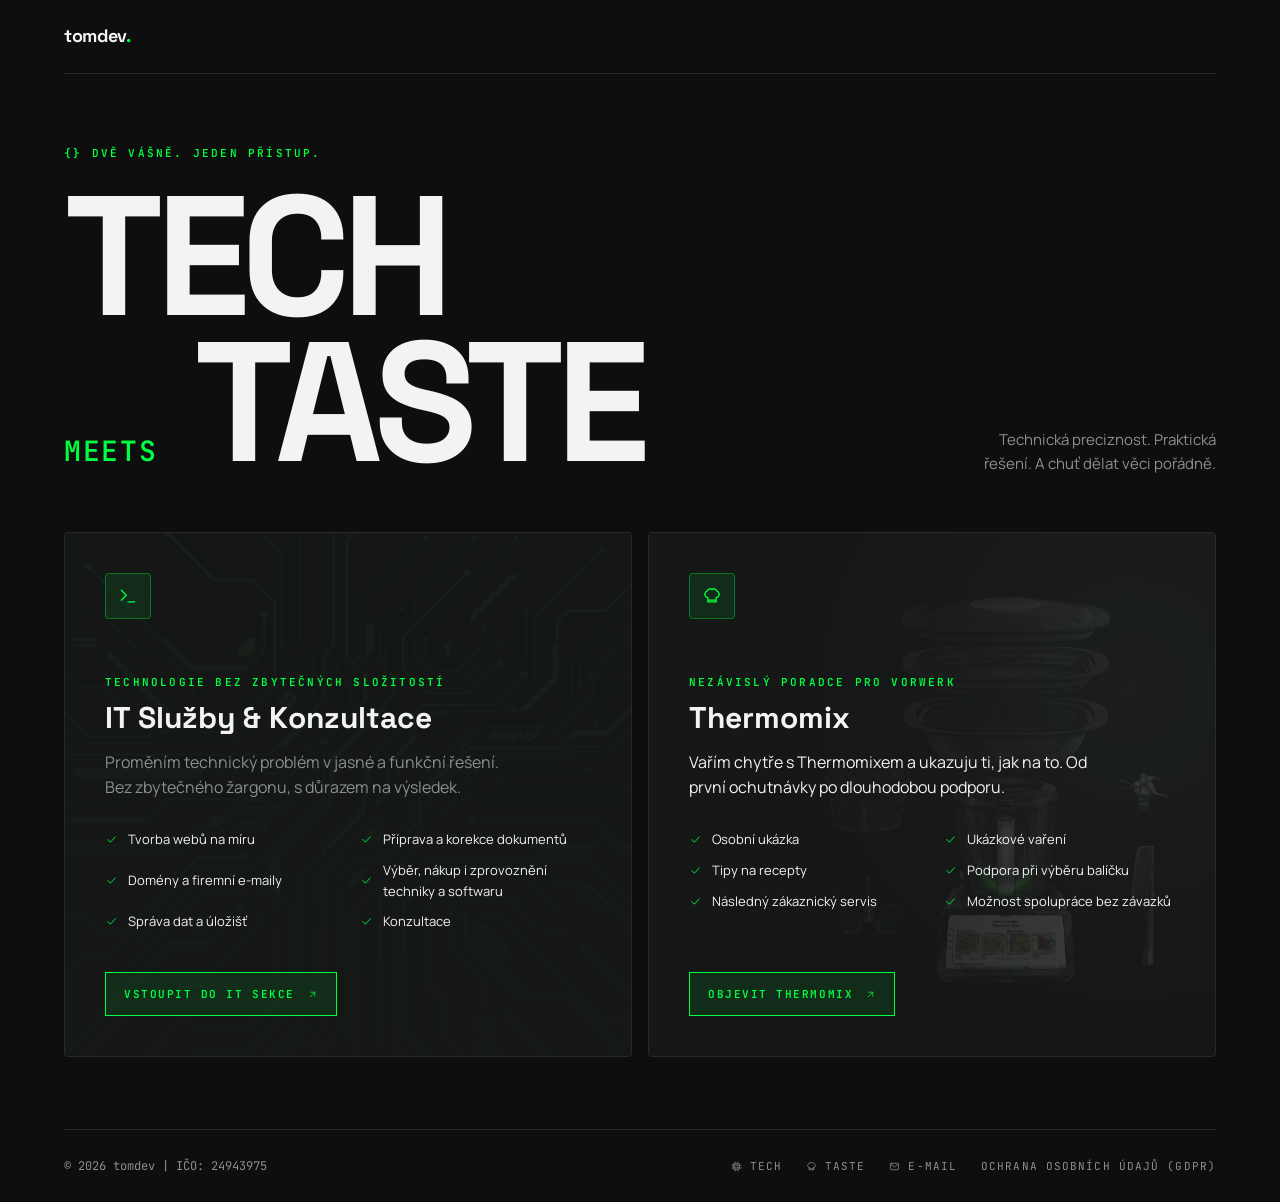
<file: index.html>
<!DOCTYPE html>
<html lang="cs">
<head>
<meta charset="utf-8">
<meta name="viewport" content="width=device-width,initial-scale=1">
<title>tomdev – Tech meets Taste</title>
<meta name="description" content="IT služby a konzultace a nezávislý poradce pro Thermomix TM7.">
<link rel="preconnect" href="https://fonts.googleapis.com">
<link rel="preconnect" href="https://fonts.gstatic.com" crossorigin>
<link href="https://fonts.googleapis.com/css2?family=JetBrains+Mono:wght@400;600&family=Manrope:wght@400;500&family=Space+Grotesk:wght@500;700&display=swap" rel="stylesheet">
<link rel="stylesheet" href="/style.css">
<link rel="icon" type="image/png" sizes="192x192" href="/img/favicon-192.png">
<link rel="apple-touch-icon" href="/img/apple-touch-icon.png">
</head>
<body>
<svg width="0" height="0" style="position:absolute" aria-hidden="true">
<symbol id="arr" viewBox="0 0 24 24"><path d="M7 17 17 7M8 7h9v9"/></symbol>
<symbol id="chk" viewBox="0 0 24 24"><path d="m5 12 5 5 9-10"/></symbol>
<symbol id="term" viewBox="0 0 24 24"><path d="m4 17 6-6-6-6M12 19h8"/></symbol>
<symbol id="chef" viewBox="0 0 24 24"><path d="M7 14v5h10v-5M7 14a4 4 0 0 1-1-7.7A4 4 0 0 1 12 4a4 4 0 0 1 6 2.3A4 4 0 0 1 17 14M7 17h10"/></symbol>
<symbol id="cpu" viewBox="0 0 24 24"><rect x="6" y="6" width="12" height="12"/><rect x="9" y="9" width="6" height="6"/><path d="M9 2v4M15 2v4M9 18v4M15 18v4M2 9h4M2 15h4M18 9h4M18 15h4"/></symbol>
<symbol id="mail" viewBox="0 0 24 24"><rect x="3" y="5" width="18" height="14" rx="2"/><path d="m3 7 9 6 9-6"/></symbol>
</svg>
<div class="wrap">
  <header class="top">
    <div><a class="logo" href="/">tomdev<b>.</b></a></div>
  </header>

  <section class="big">
    <div>
      <div class="eye">{} Dvě vášně. Jeden přístup.</div>
      <h1>
        <div>TECH</div>
        <div><i>MEETS</i><span style="margin-left:.1em">TASTE</span></div>
      </h1>
    </div>
    <p>Technická preciznost. Praktická řešení. A chuť dělat věci pořádně.</p>
  </section>

  <main class="grid g2">
    <article class="card path tech">
      <div class="row"><span class="ico"><svg class="i"><use href="#term"/></svg></span></div>
      <div class="eye">Technologie bez zbytečných složitostí</div>
      <h2>IT Služby &amp; Konzultace</h2>
      <p>Proměním technický problém v jasné a funkční řešení. Bez zbytečného žargonu, s důrazem na výsledek.</p>
      <ul>
        <li><svg class="i"><use href="#chk"/></svg>Tvorba webů na míru</li>
        <li><svg class="i"><use href="#chk"/></svg>Příprava a korekce dokumentů</li>
        <li><svg class="i"><use href="#chk"/></svg>Domény a firemní e-maily</li>
        <li><svg class="i"><use href="#chk"/></svg>Výběr, nákup i zprovoznění techniky a softwaru</li>
        <li><svg class="i"><use href="#chk"/></svg>Správa dat a úložišť</li>
        <li><svg class="i"><use href="#chk"/></svg>Konzultace</li>
      </ul>
      <a class="btn pri" href="/it/">Vstoupit do IT sekce <svg class="i"><use href="#arr"/></svg></a>
    </article>

    <article class="card path taste">
      <div class="row"><span class="ico"><svg class="i"><use href="#chef"/></svg></span></div>
      <div class="eye">Nezávislý poradce pro Vorwerk</div>
      <h2>Thermomix</h2>
      <p>Vařím chytře s Thermomixem a ukazuju ti, jak na to. Od první ochutnávky po dlouhodobou podporu.</p>
      <ul>
        <li><svg class="i"><use href="#chk"/></svg>Osobní ukázka</li>
        <li><svg class="i"><use href="#chk"/></svg>Ukázkové vaření</li>
        <li><svg class="i"><use href="#chk"/></svg>Tipy na recepty</li>
        <li><svg class="i"><use href="#chk"/></svg>Podpora při výběru balíčku</li>
        <li><svg class="i"><use href="#chk"/></svg>Následný zákaznický servis</li>
        <li><svg class="i"><use href="#chk"/></svg>Možnost spolupráce bez závazků</li>
      </ul>
      <a class="btn pri" href="/thermomix/">Objevit Thermomix <svg class="i"><use href="#arr"/></svg></a>
    </article>
  </main>

  <!--
  <footer class="foot" id="kontakt">
    <span>© 2026 tomdev</span>
    <nav>
      <a href="/it/"><svg class="i"><use href="#cpu"/></svg>Tech</a>
      <a href="/thermomix/"><svg class="i"><use href="#chef"/></svg>Taste</a>
      <a href="mailto:info@tomdev.cz"><svg class="i"><use href="#mail"/></svg>E-mail</a>
      <a href="/ochrana-osobnich-udaju/">Ochrana osobních údajů (GDPR)</a>
    </nav>
</footer> !-->

  <footer class="foot" id="kontakt">
    <span>© 2026 tomdev | IČO: 24943975</span>
    <nav>
      <a href="/it/"><svg class="i"><use href="#cpu"/></svg>Tech</a>
      <a href="/thermomix/"><svg class="i"><use href="#chef"/></svg>Taste</a>
      <a href="mailto:info@tomdev.cz"><svg class="i"><use href="#mail"/></svg>E-mail</a>
      <a href="/ochrana-osobnich-udaju/">Ochrana osobních údajů (GDPR)</a>
    </nav>
</footer>
  
</div>
</body>
</html>
</file>
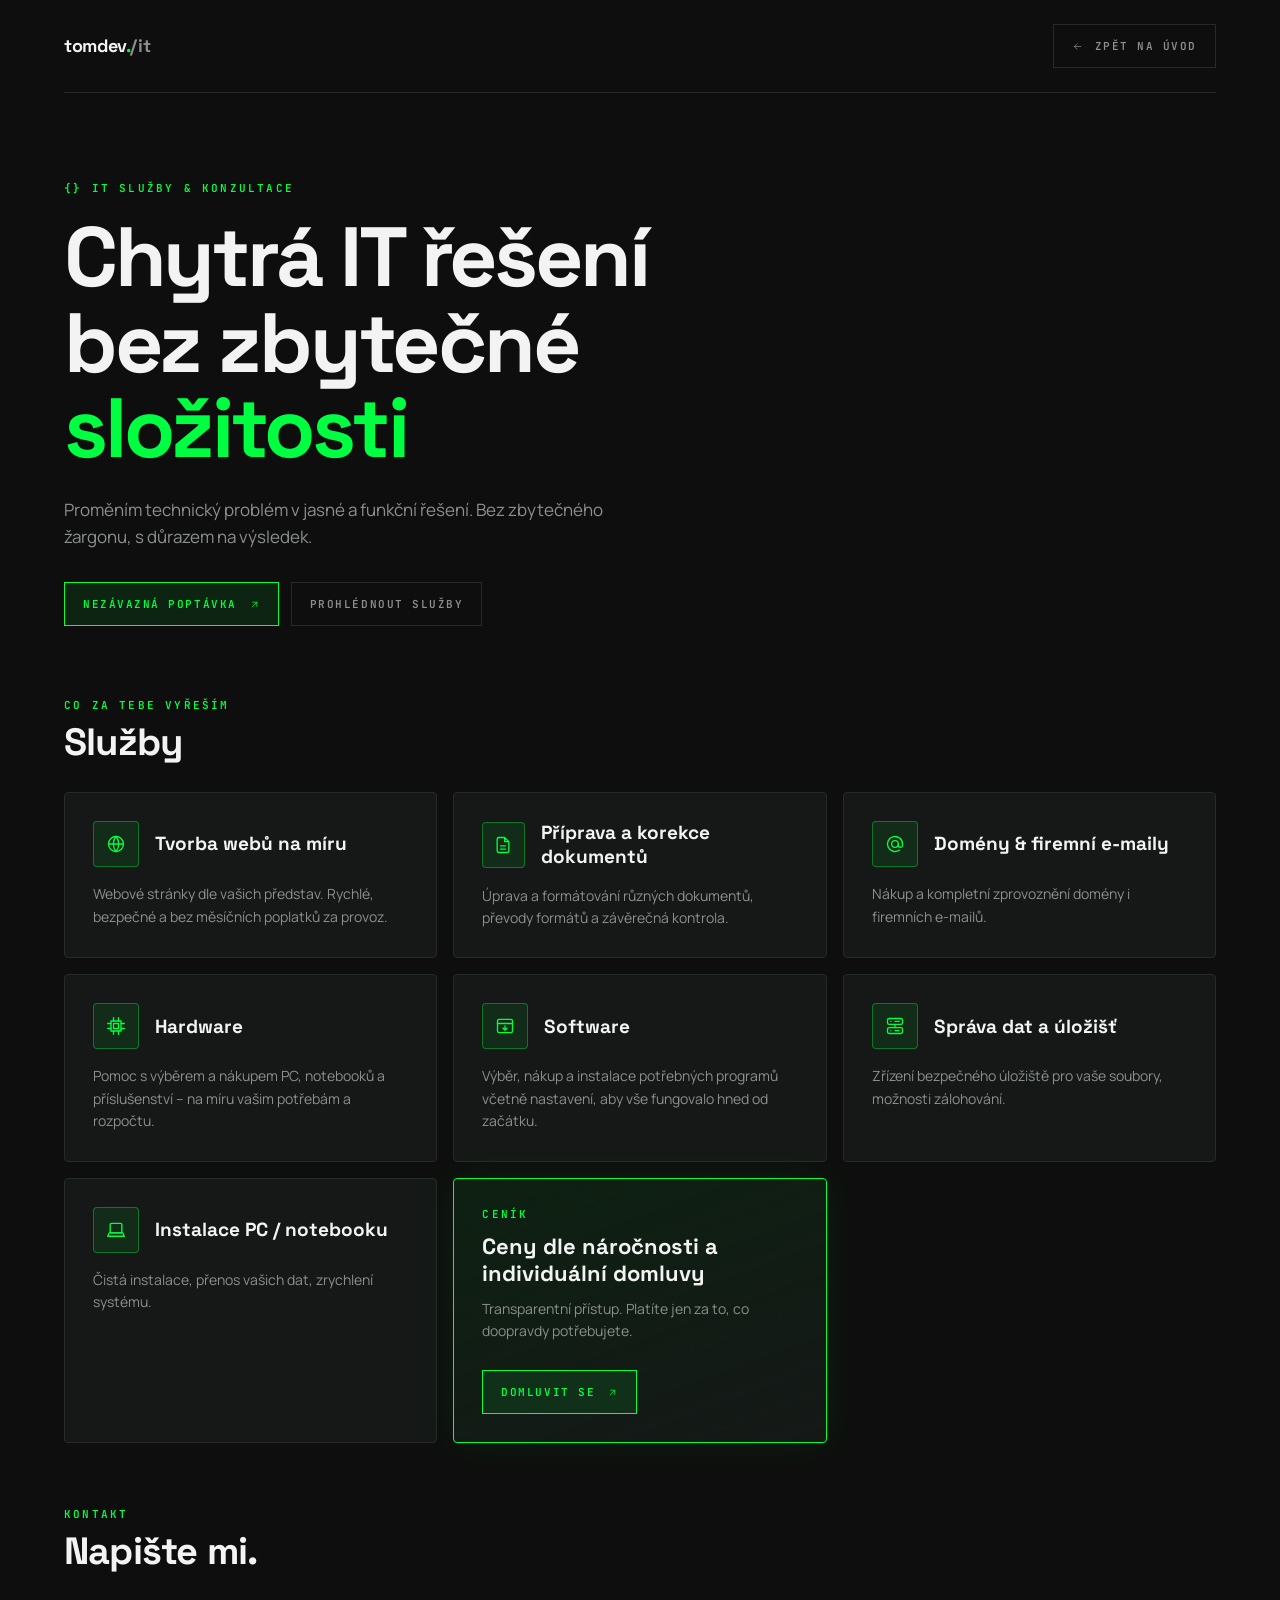
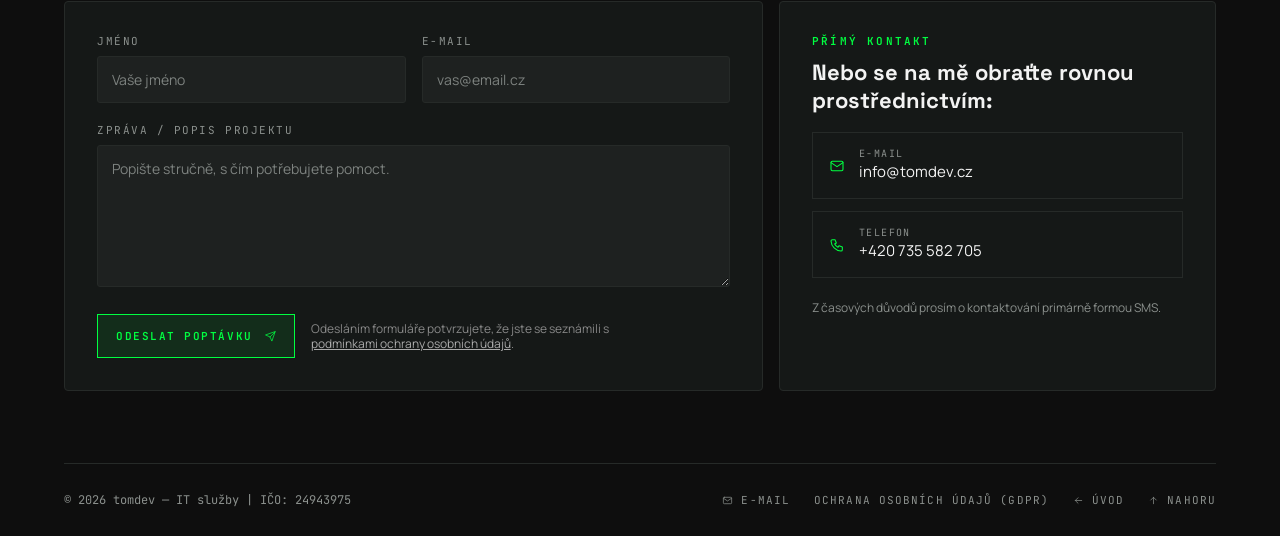
<file: it/index.html>
<!DOCTYPE html>
<html lang="cs">
<head>
<meta charset="utf-8">
<meta name="viewport" content="width=device-width,initial-scale=1">
<title>tomdev/it</title>
<meta name="description" content="Tvorba webů, dokumenty, domény a e-maily, výběr HW a analýza dat.">
<link rel="preconnect" href="https://fonts.googleapis.com">
<link rel="preconnect" href="https://fonts.gstatic.com" crossorigin>
<link href="https://fonts.googleapis.com/css2?family=JetBrains+Mono:wght@400;600&family=Manrope:wght@400;500&family=Space+Grotesk:wght@500;700&display=swap" rel="stylesheet">
<link rel="stylesheet" href="/style.css">
<link rel="icon" type="image/png" sizes="192x192" href="/img/favicon-192.png">
<link rel="apple-touch-icon" href="/img/apple-touch-icon.png">
</head>
<body>
<svg width="0" height="0" style="position:absolute" aria-hidden="true">
<symbol id="arr" viewBox="0 0 24 24"><path d="M7 17 17 7M8 7h9v9"/></symbol>
<symbol id="back" viewBox="0 0 24 24"><path d="M19 12H5m6-6-6 6 6 6"/></symbol>
<symbol id="up" viewBox="0 0 24 24"><path d="M12 19V5m-6 6 6-6 6 6"/></symbol>
<symbol id="globe" viewBox="0 0 24 24"><circle cx="12" cy="12" r="9"/><path d="M3 12h18M12 3a14 14 0 0 1 0 18 14 14 0 0 1 0-18"/></symbol>
<symbol id="doc" viewBox="0 0 24 24"><path d="M14 3H7a2 2 0 0 0-2 2v14a2 2 0 0 0 2 2h10a2 2 0 0 0 2-2V8zM14 3v5h5M9 13h6M9 17h6"/></symbol>
<symbol id="at" viewBox="0 0 24 24"><circle cx="12" cy="12" r="4"/><path d="M16 12v1.5a2.5 2.5 0 0 0 5 0V12a9 9 0 1 0-3.5 7.1"/></symbol>
<symbol id="cpu" viewBox="0 0 24 24"><rect x="6" y="6" width="12" height="12"/><rect x="9" y="9" width="6" height="6"/><path d="M9 2v4M15 2v4M9 18v4M15 18v4M2 9h4M2 15h4M18 9h4M18 15h4"/></symbol>
<symbol id="storage" viewBox="0 0 24 24"><rect x="3" y="3" width="18" height="7" rx="2"/><rect x="3" y="14" width="18" height="7" rx="2"/><path d="M7 6.5h.01M7 17.5h.01M12 6.5h5M12 17.5h5M12 10v4"/></symbol>
<symbol id="mail" viewBox="0 0 24 24"><rect x="3" y="5" width="18" height="14" rx="2"/><path d="m3 7 9 6 9-6"/></symbol>
<symbol id="phone" viewBox="0 0 24 24"><path d="M5 4h4l2 5-2.500 1.500a11 11 0 0 0 5 5L15 13l5 2v4a2 2 0 0 1-2 2A16 16 0 0 1 3 6a2 2 0 0 1 2-2z"/></symbol>
<symbol id="send" viewBox="0 0 24 24"><path d="m22 2-11 11M22 2l-7 20-4-9-9-4z"/></symbol>
<symbol id="laptop" viewBox="0 0 24 24"><rect x="5" y="4" width="14" height="11.5" rx="1.5"/><path d="M4 15.5h16l2 4H2z"/></symbol>
<symbol id="soft" viewBox="0 0 24 24"><rect x="3" y="4" width="18" height="16" rx="2"/><path d="M3 9h18M12 12v5m-2.500-2.500L12 17l2.500-2.500"/></symbol>
</svg>
<div class="wrap">
  <header class="top">
    <div><a class="logo" href="/">tomdev<b>.</b><span>/it</span></a></div>
    <a class="btn" href="/"><svg class="i"><use href="#back"/></svg>Zpět na úvod</a>
  </header>

  <section class="hero">
    <div class="eye">{} IT služby &amp; konzultace</div>
    <h1>Chytrá IT řešení<br>bez zbytečné<br><em>složitosti</em></h1>
    <p>Proměním technický problém v jasné a funkční řešení. Bez zbytečného žargonu, s důrazem na výsledek.</p>
    <div class="acts">
      <a class="btn pri" href="#kontakt">Nezávazná poptávka <svg class="i"><use href="#arr"/></svg></a>
      <a class="btn" href="#sluzby">Prohlédnout služby</a>
    </div>
  </section>

  <section id="sluzby">
    <div class="eye">Co za tebe vyřeším</div>
    <div class="sh"><h2>Služby</h2></div>
    <div class="grid g3">
      
      <article class="card">
        <div class="card-header">
          <span class="ico"><svg class="i"><use href="#globe"/></svg></span>
          <h3>Tvorba webů na míru</h3>
        </div>
        <p>Webové stránky dle vašich představ. Rychlé, bezpečné a bez měsíčních poplatků za provoz.</p>
      </article>

      <article class="card">
        <div class="card-header">
          <span class="ico"><svg class="i"><use href="#doc"/></svg></span>
          <h3>Příprava a korekce dokumentů</h3>
        </div>
        <p>Úprava a formátování různých dokumentů, převody formátů a závěrečná kontrola.</p>
      </article>

      <article class="card">
        <div class="card-header">
          <span class="ico"><svg class="i"><use href="#at"/></svg></span>
          <h3>Domény &amp; firemní e-maily</h3>
        </div>
        <p>Nákup a kompletní zprovoznění domény i firemních e-mailů.</p>
      </article>

      <article class="card">
        <div class="card-header">
          <span class="ico"><svg class="i"><use href="#cpu"/></svg></span>
          <h3>Hardware</h3>
        </div>
        <p>Pomoc s výběrem a nákupem PC, notebooků a příslušenství – na míru vašim potřebám a rozpočtu.</p>
      </article>

      <article class="card">
        <div class="card-header">
          <span class="ico"><svg class="i"><use href="#soft"/></svg></span>
          <h3>Software</h3>
        </div>
        <p>Výběr, nákup a instalace potřebných programů včetně nastavení, aby vše fungovalo hned od začátku.</p>
      </article>

      <article class="card">
        <div class="card-header">
          <span class="ico"><svg class="i"><use href="#storage"/></svg></span>
          <h3>Správa dat a úložišť</h3>
        </div>
        <p>Zřízení bezpečného úložiště pro vaše soubory, možnosti zálohování.</p>
      </article>

      <article class="card">
        <div class="card-header">
          <span class="ico"><svg class="i"><use href="#laptop"/></svg></span>
          <h3>Instalace PC / notebooku</h3>
        </div>
        <p>Čistá instalace, přenos vašich dat, zrychlení systému.</p>
      </article>

      <article class="card hl">
        <div class="eye" style="margin-bottom:12px">Ceník</div>
        <h3 style="font-size:22px; margin-bottom:10px;">Ceny dle náročnosti a individuální domluvy</h3>
        <p style="margin-bottom:28px">Transparentní přístup. Platíte jen za to, co doopravdy potřebujete.</p>
        <a class="btn pri" href="#kontakt">Domluvit se <svg class="i"><use href="#arr"/></svg></a>
      </article>

    </div>
  </section>

 <section class="sec" id="kontakt">
    <div class="eye">Kontakt</div>
    <h2 class="h2" style="margin:10px 0 28px">Napište mi.</h2>
    <div class="cols">
      <form class="form f" id="f" action="https://formspree.io/f/mgaoonkj" method="POST">
          <input type="hidden" name="_subject" value="Poptávka z webu">
          <input type="text" name="_gotcha" tabindex="-1" autocomplete="off" aria-hidden="true" style="position:absolute;left:-9999px">
        <div class="r2">
          <div><label for="n">Jméno</label><input type="text" id="n" name="Jméno" placeholder="Vaše jméno" required></div>
          <div><label for="e">E-mail</label><input type="email" id="e" name="E-mail" placeholder="vas@email.cz" required></div>
        </div>
        <div><label for="m">Zpráva / popis projektu</label><textarea id="m" name="Zpráva" rows="6" placeholder="Popište stručně, s čím potřebujete pomoct." required></textarea></div>
        <div class="send" style="display:flex; align-items:center; gap:16px; flex-wrap:wrap;">
          <button class="btn pri" type="submit">Odeslat poptávku <svg class="i"><use href="#send"/></svg></button>
          <span style="font-size:0.75rem; color:#888; max-width:320px; line-height:1.3;">
            Odesláním formuláře potvrzujete, že jste se seznámili s <a href="/ochrana-osobnich-udaju/" style="color:#aaa; text-decoration:underline;">podmínkami ochrany osobních údajů</a>.
          </span>
          <small id="st" role="status"></small>
        </div>
      </form>
      <aside class="form side">
        <div class="eye">Přímý kontakt</div>
        <h3>Nebo se na mě obraťte rovnou prostřednictvím:</h3>
        <div class="line"><svg class="i"><use href="#mail"/></svg><div><small>E-mail</small><a href="mailto:info@tomdev.cz">info@tomdev.cz</a></div></div>
        <div class="line"><svg class="i"><use href="#phone"/></svg><div><small>Telefon</small><a href="tel:+420735582705">+420 735 582 705</a></div></div>
        <p>Z časových důvodů prosím o kontaktování primárně formou SMS.</p>
      </aside>
    </div>
  </section>

  <footer class="foot" id="kontakt">
    <span>© 2026 tomdev — IT služby | IČO: 24943975</span>
    <nav>
      <a href="mailto:info@tomdev.cz"><svg class="i"><use href="#mail"/></svg>E-mail</a>
      <a href="/ochrana-osobnich-udaju/">Ochrana osobních údajů (GDPR)</a>
      <a href="/"><svg class="i"><use href="#back"/></svg>Úvod</a>
      <a href="#" onclick="window.scrollTo({top:0,behavior:'smooth'});return false"><svg class="i"><use href="#up"/></svg>Nahoru</a>
    </nav>
</footer>
  
</div>
<script>
document.getElementById('f').addEventListener('submit',function(e){
  e.preventDefault();
  var f=this,s=document.getElementById('st'),b=f.querySelector('button');
  b.disabled=true;s.textContent='Odesílám…';
  fetch(f.action,{method:'POST',body:new FormData(f),headers:{Accept:'application/json'}})
  .then(function(r){if(!r.ok)throw 0;f.reset();s.textContent='Díky, zpráva je odeslána. Ozvu se co nejdříve.'})
  .catch(function(){s.textContent='Odeslání se nepovedlo. Napište mi prosím na info@tomdev.cz.'})
  .finally(function(){b.disabled=false})
});
</script>
</body>
</html>
</file>
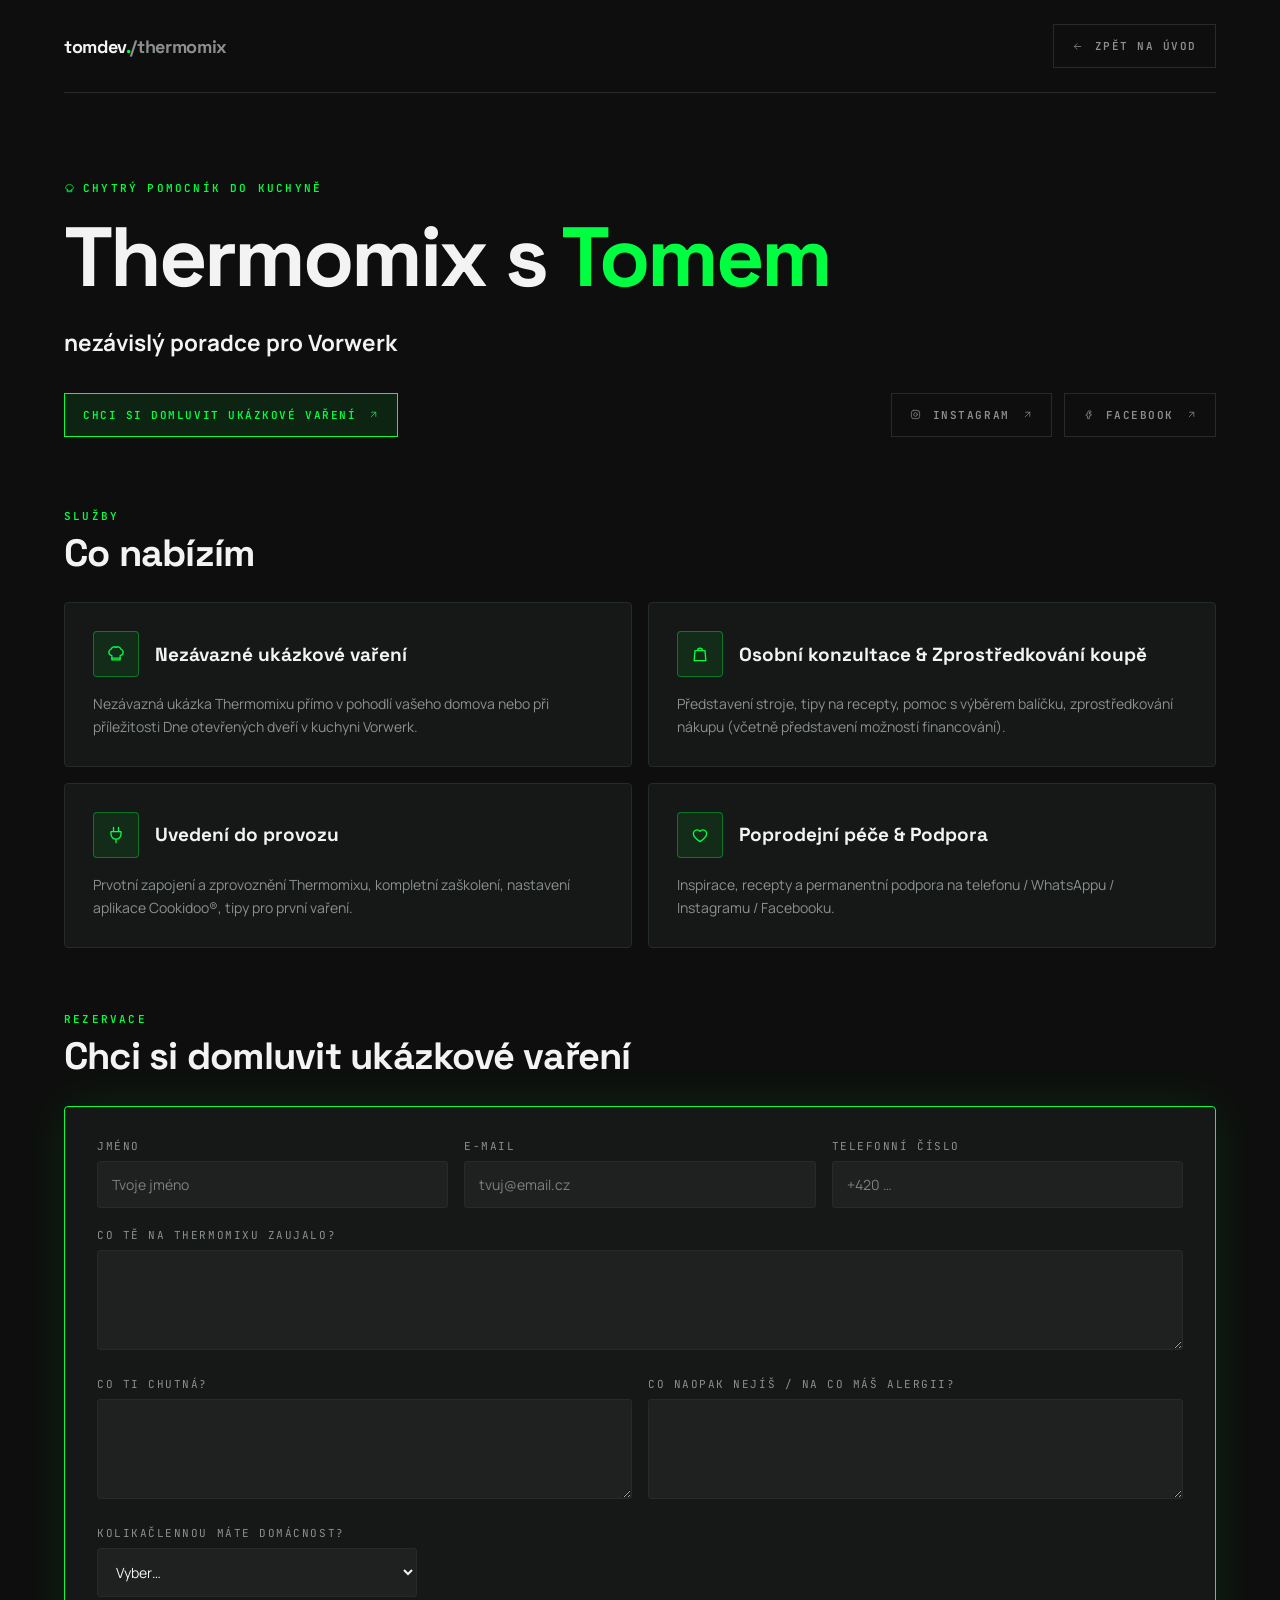
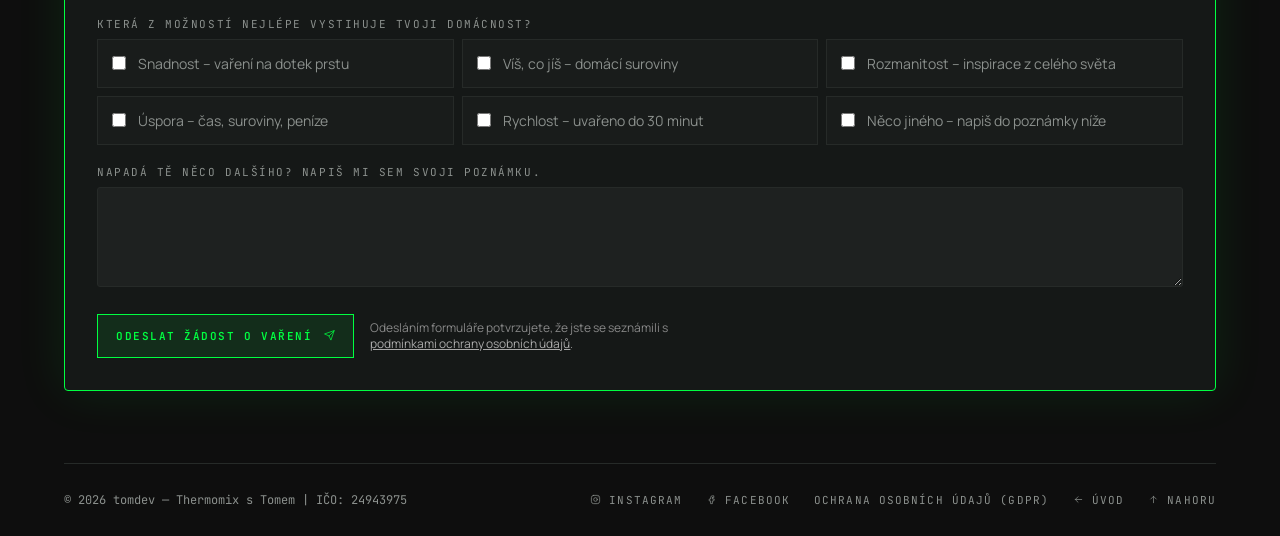
<file: thermomix/index.html>
<!DOCTYPE html>
<html lang="cs">
<head>
<meta charset="utf-8">
<meta name="viewport" content="width=device-width,initial-scale=1">
<title>tomdev/thermomix</title>
<meta name="description" content="Nezávislý poradce pro Vorwerk Thermomix TM7: ukázkové vaření, konzultace, uvedení do provozu a podpora.">
<link rel="preconnect" href="https://fonts.googleapis.com">
<link rel="preconnect" href="https://fonts.gstatic.com" crossorigin>
<link href="https://fonts.googleapis.com/css2?family=JetBrains+Mono:wght@400;600&family=Manrope:wght@400;500&family=Space+Grotesk:wght@500;700&display=swap" rel="stylesheet">
<link rel="stylesheet" href="/style.css">
<link rel="icon" type="image/png" sizes="192x192" href="/img/favicon-192.png">
<link rel="apple-touch-icon" href="/img/apple-touch-icon.png">
</head>
<body>
<svg width="0" height="0" style="position:absolute" aria-hidden="true">
<symbol id="arr" viewBox="0 0 24 24"><path d="M7 17 17 7M8 7h9v9"/></symbol>
<symbol id="back" viewBox="0 0 24 24"><path d="M19 12H5m6-6-6 6 6 6"/></symbol>
<symbol id="up" viewBox="0 0 24 24"><path d="M12 19V5m-6 6 6-6 6 6"/></symbol>
<symbol id="chef" viewBox="0 0 24 24"><path d="M7 14v5h10v-5M7 14a4 4 0 0 1-1-7.7A4 4 0 0 1 12 4a4 4 0 0 1 6 2.3A4 4 0 0 1 17 14M7 17h10"/></symbol>
<symbol id="bag" viewBox="0 0 24 24"><path d="M6 8h12l1 12H5zM9 8a3 3 0 0 1 6 0"/></symbol>
<symbol id="plug" viewBox="0 0 24 24"><path d="M9 3v5M15 3v5M6 8h12v3a6 6 0 0 1-12 0zM12 17v4"/></symbol>
<symbol id="heart" viewBox="0 0 24 24"><path d="M12 20s-8-5-8-10a4.500 4.500 0 0 1 8-2.500A4.500 4.500 0 0 1 20 10c0 5-8 10-8 10z"/></symbol>
<symbol id="ig" viewBox="0 0 24 24"><rect x="3" y="3" width="18" height="18" rx="5"/><circle cx="12" cy="12" r="4"/><path d="M17.500 6.500h.01"/></symbol>
<symbol id="fb" viewBox="0 0 24 24"><path d="M14 8h3V4h-3a4 4 0 0 0-4 4v3H7v4h3v6h4v-6h3l1-4h-4V8z"/></symbol>
<symbol id="send" viewBox="0 0 24 24"><path d="m22 2-11 11M22 2l-7 20-4-9-9-4z"/></symbol>
</svg>
<div class="wrap">
  <header class="top">
    <a class="logo" href="/">tomdev<b>.</b><span>/thermomix</span></a>
    <a class="btn" href="/"><svg class="i"><use href="#back"/></svg>Zpět na úvod</a>
  </header>

  <section class="hero">
    <div class="eye"><svg class="i"><use href="#chef"/></svg>Chytrý pomocník do kuchyně</div>
    <h1>Thermomix s <em>Tomem</em></h1>
    <h2 style="margin-bottom: 2rem;">nezávislý poradce pro Vorwerk</h2>
    <div class="hero-actions">
      <a class="btn pri" href="#rezervace">Chci si domluvit ukázkové vaření <svg class="i"><use href="#arr"/></svg></a>
      <div class="soc-buttons">
        <a href="https://www.instagram.com/thermomixwithtom" target="_blank" rel="noopener" class="btn">
          <svg class="i"><use href="#ig"/></svg> Instagram <svg class="i"><use href="#arr"/></svg>
        </a>
        <a href="https://www.facebook.com/thermomixstomem" target="_blank" rel="noopener" class="btn">
          <svg class="i"><use href="#fb"/></svg> Facebook <svg class="i"><use href="#arr"/></svg>
        </a>
      </div>
    </div>
  </section>

  <section>
    <div class="eye">Služby</div>
    <div class="sh"><h2>Co nabízím</h2></div>
    <div class="grid g2">
      <article class="card"><div class="card-header"><span class="ico"><svg class="i"><use href="#chef"/></svg></span>
        <h3>Nezávazné ukázkové vaření</h3></div>
        <p>Nezávazná ukázka Thermomixu přímo v pohodlí vašeho domova nebo při příležitosti Dne otevřených dveří v kuchyni Vorwerk.</p></article>
      <article class="card"><div class="card-header"><span class="ico"><svg class="i"><use href="#bag"/></svg></span>
        <h3>Osobní konzultace &amp; Zprostředkování koupě</h3></div>
        <p>Představení stroje, tipy na recepty, pomoc s výběrem balíčku, zprostředkování nákupu (včetně představení možností financování).</p></article>
      <article class="card"><div class="card-header"><span class="ico"><svg class="i"><use href="#plug"/></svg></span>
        <h3>Uvedení do provozu</h3></div>
        <p>Prvotní zapojení a zprovoznění Thermomixu, kompletní zaškolení, nastavení aplikace Cookidoo®, tipy pro první vaření.</p></article>
      <article class="card"><div class="card-header"><span class="ico"><svg class="i"><use href="#heart"/></svg></span>
        <h3>Poprodejní péče &amp; Podpora</h3></div>
        <p>Inspirace, recepty a permanentní podpora na telefonu / WhatsAppu / Instagramu / Facebooku.</p></article>
    </div>
  </section>

  <!--
  <section class="sec">
    <div class="eye">Sleduj mě</div>
    <h2 class="h2" style="margin:10px 0 28px">Sociální sítě</h2>
    <div class="soc-buttons">
      <a href="https://www.instagram.com/thermomixwithtom" target="_blank" rel="noopener" class="btn">
        <svg class="i"><use href="#ig"/></svg> Instagram <svg class="i"><use href="#arr"/></svg>
      </a>
      <a href="https://www.facebook.com/thermomixstomem" target="_blank" rel="noopener" class="btn">
        <svg class="i"><use href="#fb"/></svg> Facebook <svg class="i"><use href="#arr"/></svg>
      </a>
    </div>
  </section> -->

  <section class="sec" id="rezervace">
    <div class="eye">Rezervace</div>
    <h2 class="h2" style="margin:10px 0 28px">Chci si domluvit ukázkové vaření</h2>
    <form class="form glow f" id="f" action="https://formspree.io/f/mkjooqbw" method="POST">
        <input type="hidden" name="_subject" value="Žádost o ukázkové vaření">
        <input type="text" name="_gotcha" tabindex="-1" autocomplete="off" aria-hidden="true" style="position:absolute;left:-9999px">
      <div class="r3">
        <div><label for="n">Jméno</label><input type="text" id="n" name="Jméno" placeholder="Tvoje jméno" required></div>
        <div><label for="e">E-mail</label><input type="email" id="e" name="E-mail" placeholder="tvuj@email.cz" required></div>
        <div><label for="t">Telefonní číslo</label><input type="tel" id="t" name="Telefon" placeholder="+420 …"></div>
      </div>
      <div><label for="a">Co tě na Thermomixu zaujalo?</label><textarea id="a" name="Co mě zaujalo" rows="3"></textarea></div>
      <div class="r2">
        <div><label for="b">Co ti chutná?</label><textarea id="b" name="Co mi chutná" rows="3"></textarea></div>
        <div><label for="c">Co naopak nejíš / na co máš alergii?</label><textarea id="c" name="Nejím / alergie" rows="3"></textarea></div>
      </div>
      <div><label for="d">Kolikačlennou máte domácnost?</label>
        <select id="d" name="Domácnost"><option value="">Vyber…</option><option>1 osoba</option><option>2 osoby</option><option>3 osoby</option><option>4 osoby</option><option>5 a více osob</option><option>Nechci odpovídat</option></select></div>
      <div><span class="lab">Která z možností nejlépe vystihuje tvoji domácnost?</span>
        <div class="chk">
          <label><input type="checkbox" name="Domácnost je" value="Snadnost"> Snadnost – vaření na dotek prstu</label>
          <label><input type="checkbox" name="Domácnost je" value="Víš, co jíš"> Víš, co jíš – domácí suroviny</label>
          <label><input type="checkbox" name="Domácnost je" value="Rozmanitost"> Rozmanitost – inspirace z celého světa</label>
          <label><input type="checkbox" name="Domácnost je" value="Úspora"> Úspora – čas, suroviny, peníze</label>
          <label><input type="checkbox" name="Domácnost je" value="Rychlost"> Rychlost – uvařeno do 30 minut</label>
          <label><input type="checkbox" name="Domácnost je" value="Něco jiného"> Něco jiného – napiš do poznámky níže</label>
        </div></div>
      <div><label for="p">Napadá tě něco dalšího? Napiš mi sem svoji poznámku.</label><textarea id="p" name="Poznámka" rows="3"></textarea></div>
      <div class="send" style="display:flex; align-items:center; gap:16px; flex-wrap:wrap;">
        <button class="btn pri" type="submit">Odeslat žádost o vaření <svg class="i"><use href="#send"/></svg></button>
        <span style="font-size:0.75rem; color:#888; max-width:320px; line-height:1.3;">
          Odesláním formuláře potvrzujete, že jste se seznámili s <a href="/ochrana-osobnich-udaju/" style="color:#aaa; text-decoration:underline;">podmínkami ochrany osobních údajů</a>.
        </span>
        <small id="st" role="status"></small>
      </div>
    </form>
</section>

  <footer class="foot">
    <span>© 2026 tomdev — Thermomix s Tomem | IČO: 24943975</span>
    <nav>
      <a href="https://www.instagram.com/thermomixwithtom" target="_blank" rel="noopener"><svg class="i"><use href="#ig"/></svg>Instagram</a>
      <a href="https://www.facebook.com/thermomixstomem" target="_blank" rel="noopener"><svg class="i"><use href="#fb"/></svg>Facebook</a>
      <a href="/ochrana-osobnich-udaju/">Ochrana osobních údajů (GDPR)</a>
      <a href="/"><svg class="i"><use href="#back"/></svg>Úvod</a>
      <a href="#" onclick="window.scrollTo({top:0,behavior:'smooth'});return false"><svg class="i"><use href="#up"/></svg>Nahoru</a>
    </nav>
</footer>
  
</div>
<script>
document.getElementById('f').addEventListener('submit',function(e){
  e.preventDefault();
  var f=this,s=document.getElementById('st'),b=f.querySelector('button');
  b.disabled=true;s.textContent='Odesílám…';
  fetch(f.action,{method:'POST',body:new FormData(f),headers:{Accept:'application/json'}})
  .then(function(r){if(!r.ok)throw 0;f.reset();s.textContent='Díky, zpráva je odeslána. Ozvu se co nejdříve.'})
  .catch(function(){s.textContent='Odeslání se nepovedlo. Napište mi prosím na info@tomdev.cz.'})
  .finally(function(){b.disabled=false})
});
</script>
</body>
</html>
</file>
<file: style.css>
:root{--bg:#0e0e0e;--surf:#151817;--field:#1e2120;--line:#262a28;--txt:#f3f3f3;--mut:#8b908d;--g:#00ff41;--gd:rgba(0,255,65,.09);--h:'Space Grotesk',sans-serif;--m:'JetBrains Mono',monospace;--b:'Manrope',sans-serif}
*{box-sizing:border-box;margin:0;padding:0}
html{scroll-behavior:smooth}
body{background:var(--bg);color:var(--txt);font:400 15px/1.6 var(--b);-webkit-font-smoothing:antialiased}
a{color:inherit;text-decoration:none}
ul{list-style:none}
.i{width:1em;height:1em;stroke:currentColor;fill:none;stroke-width:1.6;stroke-linecap:round;stroke-linejoin:round;flex:none}
:focus-visible{outline:2px solid var(--g);outline-offset:2px}
.wrap{max-width:1200px;margin:0 auto;padding:0 24px}

.top{display:flex;justify-content:space-between;align-items:center;padding:24px 0;border-bottom:1px solid var(--line)}
.logo{font:700 18px var(--h);letter-spacing:-.02em}
.logo b{color:var(--g)}.logo span{color:var(--mut)}
.status{font:11px var(--m);letter-spacing:.14em;text-transform:uppercase;color:var(--mut);margin-left:12px}
.status:before{content:"";display:inline-block;width:6px;height:6px;border-radius:50%;background:var(--g);margin-right:8px;vertical-align:middle}
.foot{display:flex;justify-content:space-between;align-items:center;flex-wrap:wrap;gap:16px;margin-top:72px;padding:28px 0;border-top:1px solid var(--line);font:12px var(--m);color:var(--mut)}
.foot nav{display:flex;gap:24px}
.foot a{display:inline-flex;align-items:center;gap:8px;letter-spacing:.1em;text-transform:uppercase;font-size:11px}
.foot a:hover{color:var(--g)}

.btn{display:inline-flex;align-items:center;gap:12px;padding:14px 18px;border:1px solid var(--line);font:600 11px var(--m);letter-spacing:.14em;text-transform:uppercase;color:var(--mut);background:transparent;cursor:pointer;transition:.2s}
.btn:hover{color:var(--txt);border-color:var(--mut)}
.btn.pri{color:var(--g);border-color:var(--g);background:var(--gd)}
.btn.pri:hover{background:rgba(0,255,65,.18)}
.eye{display:flex;align-items:center;gap:8px;font:600 11px var(--m);letter-spacing:.2em;text-transform:uppercase;color:var(--g)}
.chip{font:11px var(--m);letter-spacing:.12em;text-transform:uppercase;color:var(--mut);border:1px solid var(--line);padding:6px 12px}
.ico{width:46px;height:46px;display:grid;place-items:center;font-size:20px;color:var(--g);background:var(--gd);border:1px solid rgba(0,255,65,.35);border-radius:4px}
.num{font:11px var(--m);color:var(--mut);border:1px solid var(--line);padding:5px 10px;border-radius:3px}

.hero{padding:88px 0 72px}
.hero h1{font:700 clamp(40px,6.6vw,84px)/1.02 var(--h);letter-spacing:-.035em;margin:20px 0 24px}
.hero h1 em{font-style:normal;color:var(--g)}
.hero h1 small{display:block;font-size:.5em;color:var(--mut);letter-spacing:-.02em;margin-top:6px}
.hero p{max-width:560px;color:var(--mut);font-size:17px;margin-bottom:32px}
.acts{display:flex;gap:12px;flex-wrap:wrap}
.hero-actions {display: flex; justify-content: space-between; align-items: center; flex-wrap: wrap; gap: 16px;}
.hero-actions .soc-buttons {display: flex; gap: 12px;}

.big{padding:72px 0 56px;display:flex;justify-content:space-between;align-items:flex-end;gap:24px;flex-wrap:wrap}
.big h1{font:700 clamp(72px,14vw,170px)/.86 var(--h);letter-spacing:-.05em;margin-top:24px}
.big h1 div{display:flex;align-items:baseline;gap:20px}
.big h1 i{font:600 clamp(18px,2.4vw,28px) var(--m);font-style:normal;color:var(--g);letter-spacing:.06em}
.big p{text-align:right;color:var(--mut);max-width:260px}

.sec{padding-top:64px}
.sh{display:flex;justify-content:space-between;align-items:flex-end;margin:10px 0 28px}
.sh h2,.h2{font:700 clamp(26px,3.4vw,38px)/1.1 var(--h);letter-spacing:-.02em}
.grid{display:grid;gap:16px}
.g2{grid-template-columns:repeat(2,1fr)}
.g3{grid-template-columns:repeat(3,1fr)}
.card{position:relative;display:flex;flex-direction:column;background:var(--surf);border:1px solid var(--line);border-radius:4px;padding:28px;transition:border-color .2s}
.card:hover{border-color:rgba(0,255,65,.45)}
.card .row{display:flex;align-items:flex-start;margin-bottom:20px}
.card h3{font:700 19px/1.25 var(--h);margin-bottom:10px}
.card p{color:var(--mut);font-size:14px}
.card.hl{border-color:var(--g);background:linear-gradient(160deg,rgba(0,255,65,.08),var(--surf));box-shadow:0 0 40px rgba(0,255,65,.08)}
.card.hl .eye{margin-bottom:12px}
.card.hl .btn{align-self:flex-start;margin-top:auto}
.card-header {display: flex; align-items: center; gap: 16px; margin-bottom: 16px;}
.card-header .ico,
.card-header h3 {margin-bottom: 0;}

.path{padding:40px;min-height:460px}
.path .row{margin-bottom:56px}
.path h2{font:700 30px/1.15 var(--h);margin:12px 0 14px}
.path>p{font-size:16px;max-width:420px;margin-bottom:28px}
.path ul{display:grid;grid-template-columns:1fr 1fr;gap:10px 24px;font-size:13px;margin-bottom:40px}
.path li{display:flex;gap:10px;align-items:center}
.path li .i{color:var(--g)}
.path .btn{align-self:flex-start;margin-top:auto}
.taste{background:radial-gradient(circle at 85% 30%,rgba(255,255,255,.05),transparent 55%),var(--surf)}
.taste>p{color:var(--txt)}

.soc .ico{margin-bottom:24px}
.soc h3{margin-bottom:2px}
.soc small{display:block;font:12px var(--m);color:var(--mut);margin-bottom:16px}
.soc a{font:600 11px var(--m);letter-spacing:.14em;text-transform:uppercase;color:var(--g);display:inline-flex;gap:6px;align-items:center}

.cols{display:grid;grid-template-columns:1.6fr 1fr;gap:16px}
.form{background:var(--surf);border:1px solid var(--line);border-radius:4px;padding:32px}
.form.glow{border-color:var(--g);box-shadow:0 0 50px rgba(0,255,65,.1)}
.f{display:grid;gap:20px}
.r2{display:grid;grid-template-columns:1fr 1fr;gap:16px}
.r3{display:grid;grid-template-columns:repeat(3,1fr);gap:16px}
label,.lab{display:block;font:11px var(--m);letter-spacing:.14em;text-transform:uppercase;color:var(--mut);margin-bottom:8px}
input[type=text],input[type=email],input[type=tel],textarea,select{width:100%;background:var(--field);border:1px solid var(--line);border-radius:3px;color:var(--txt);font:14px var(--b);padding:13px 14px}
textarea{resize:vertical;min-height:100px}
input:focus,textarea:focus,select:focus{outline:none;border-color:var(--g)}
::placeholder{color:#7d827f}
select{max-width:320px}
.chk{display:grid;grid-template-columns:repeat(3,1fr);gap:8px}
.chk label{display:flex;align-items:center;gap:12px;margin:0;padding:14px;border:1px solid var(--line);background:rgba(255,255,255,.015);font:14px var(--b);letter-spacing:0;text-transform:none;color:var(--mut);cursor:pointer}
.chk input{accent-color:var(--g);width:14px;height:14px}
.send{display:flex;align-items:center;gap:16px;flex-wrap:wrap}
.send small{font:11px var(--m);color:var(--mut)}
.line{display:flex;align-items:center;gap:14px;padding:14px 16px;border:1px solid var(--line);margin-top:12px}
.line .i{color:var(--g);font-size:16px}
.line small{display:block;font:10px var(--m);letter-spacing:.14em;text-transform:uppercase;color:var(--mut);line-height:1.3}
.side h3{font:700 22px var(--h);margin:10px 0 18px}
.side>p{font-size:12px;color:var(--mut);margin-top:20px}

.path{overflow:hidden;isolation:isolate}
.path::before,.path::after{content:"";position:absolute;inset:0;z-index:-1;pointer-events:none}
.path::before{background-size:cover;background-position:center}
.path.tech::before{background-image:url(/img/it-bg.png);opacity:.22}
.path.taste::before{background-image:url(/img/taste-bg.png);background-position:right center;opacity:.3}
.path.tech::after{background:linear-gradient(180deg,rgba(21,24,23,.35) 0%,rgba(21,24,23,.9) 100%)}
.path.taste::after{background:linear-gradient(90deg,rgba(21,24,23,.85) 0%,rgba(21,24,23,.15) 75%)}

.soc-buttons { display: flex; gap: 12px; flex-wrap: nowrap; }
.soc-buttons .btn { flex: initial; justify-content: center; }

@media(max-width:900px){
.g2,.g3,.cols,.chk,.r3{grid-template-columns:1fr}
.big p{text-align:left}
.path{padding:28px;min-height:0}
.hero{padding:56px 0 48px}
}
@media(max-width:560px){
.r2,.path ul{grid-template-columns:1fr}
.status{display:none}
.form{padding:20px}
.foot nav{flex-wrap:wrap;gap:16px}
}
@media(prefers-reduced-motion:reduce){*{transition:none!important;scroll-behavior:auto!important}}
</file>
